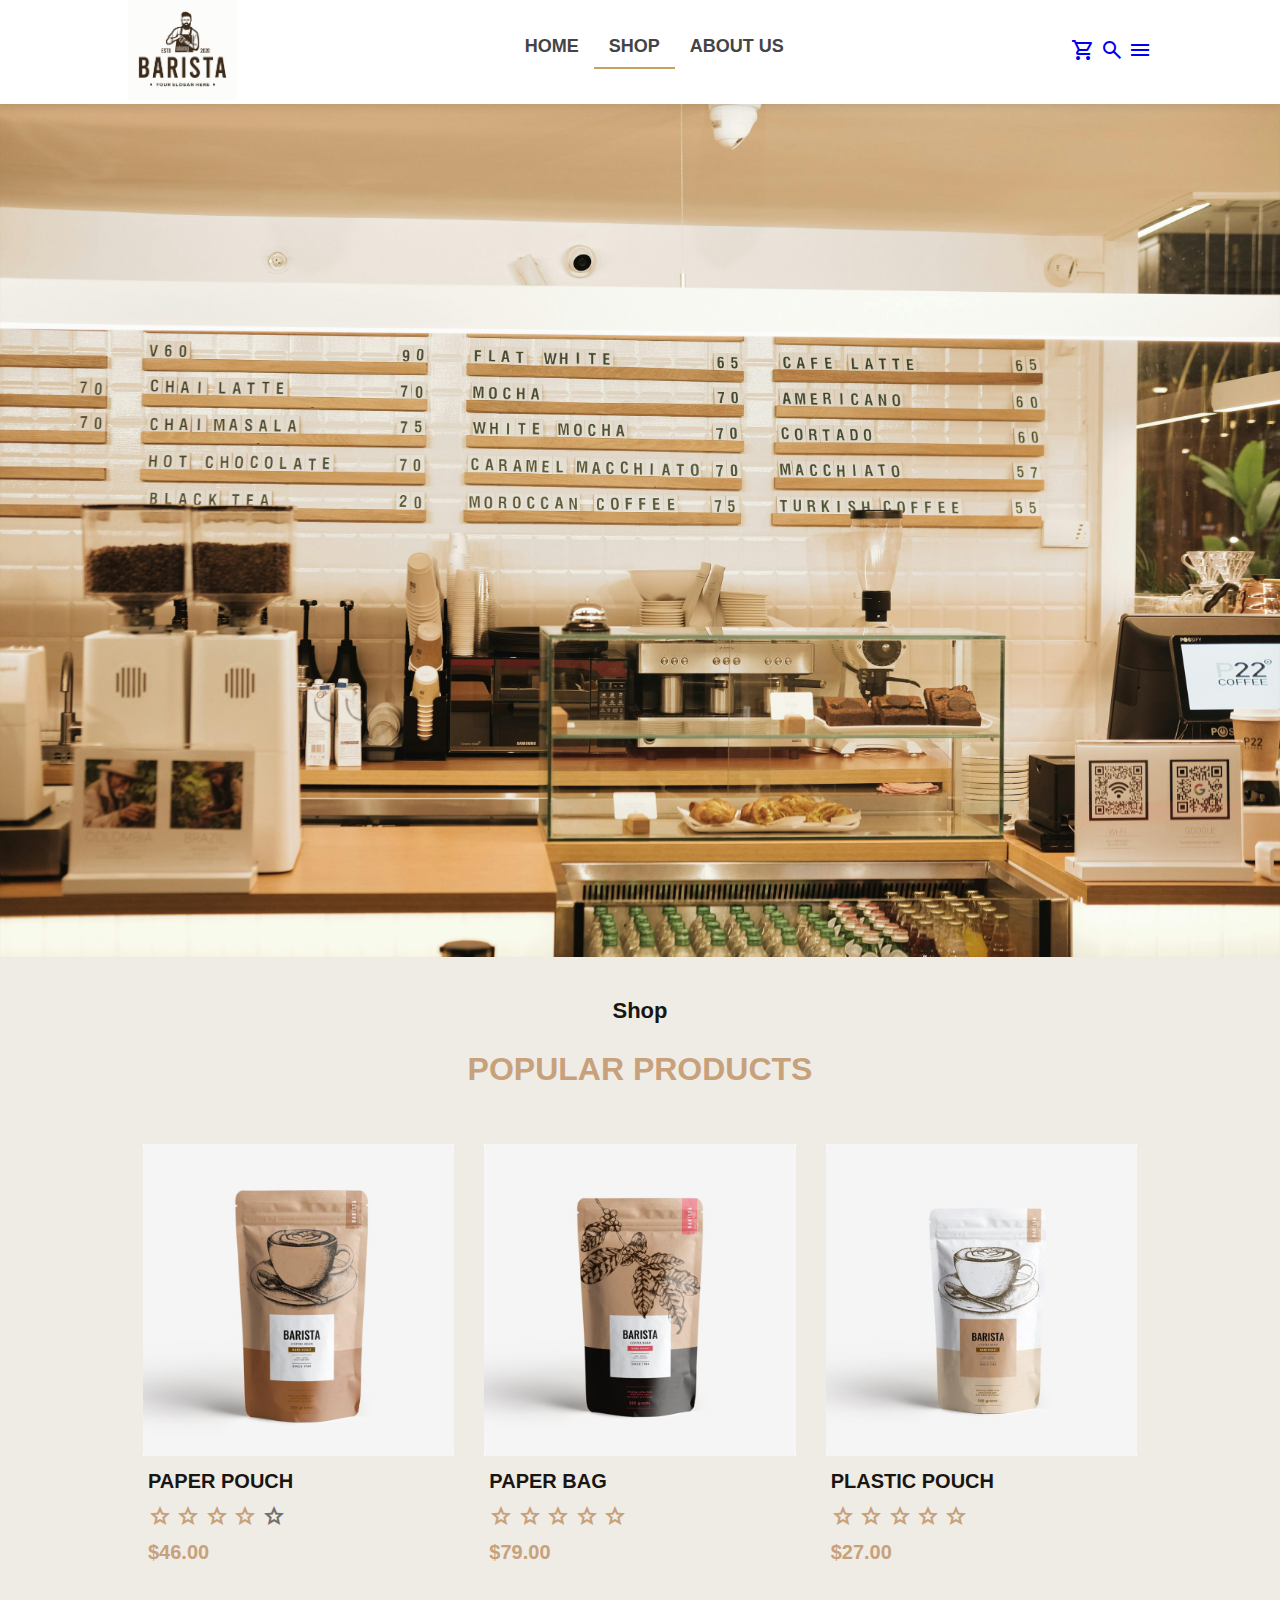
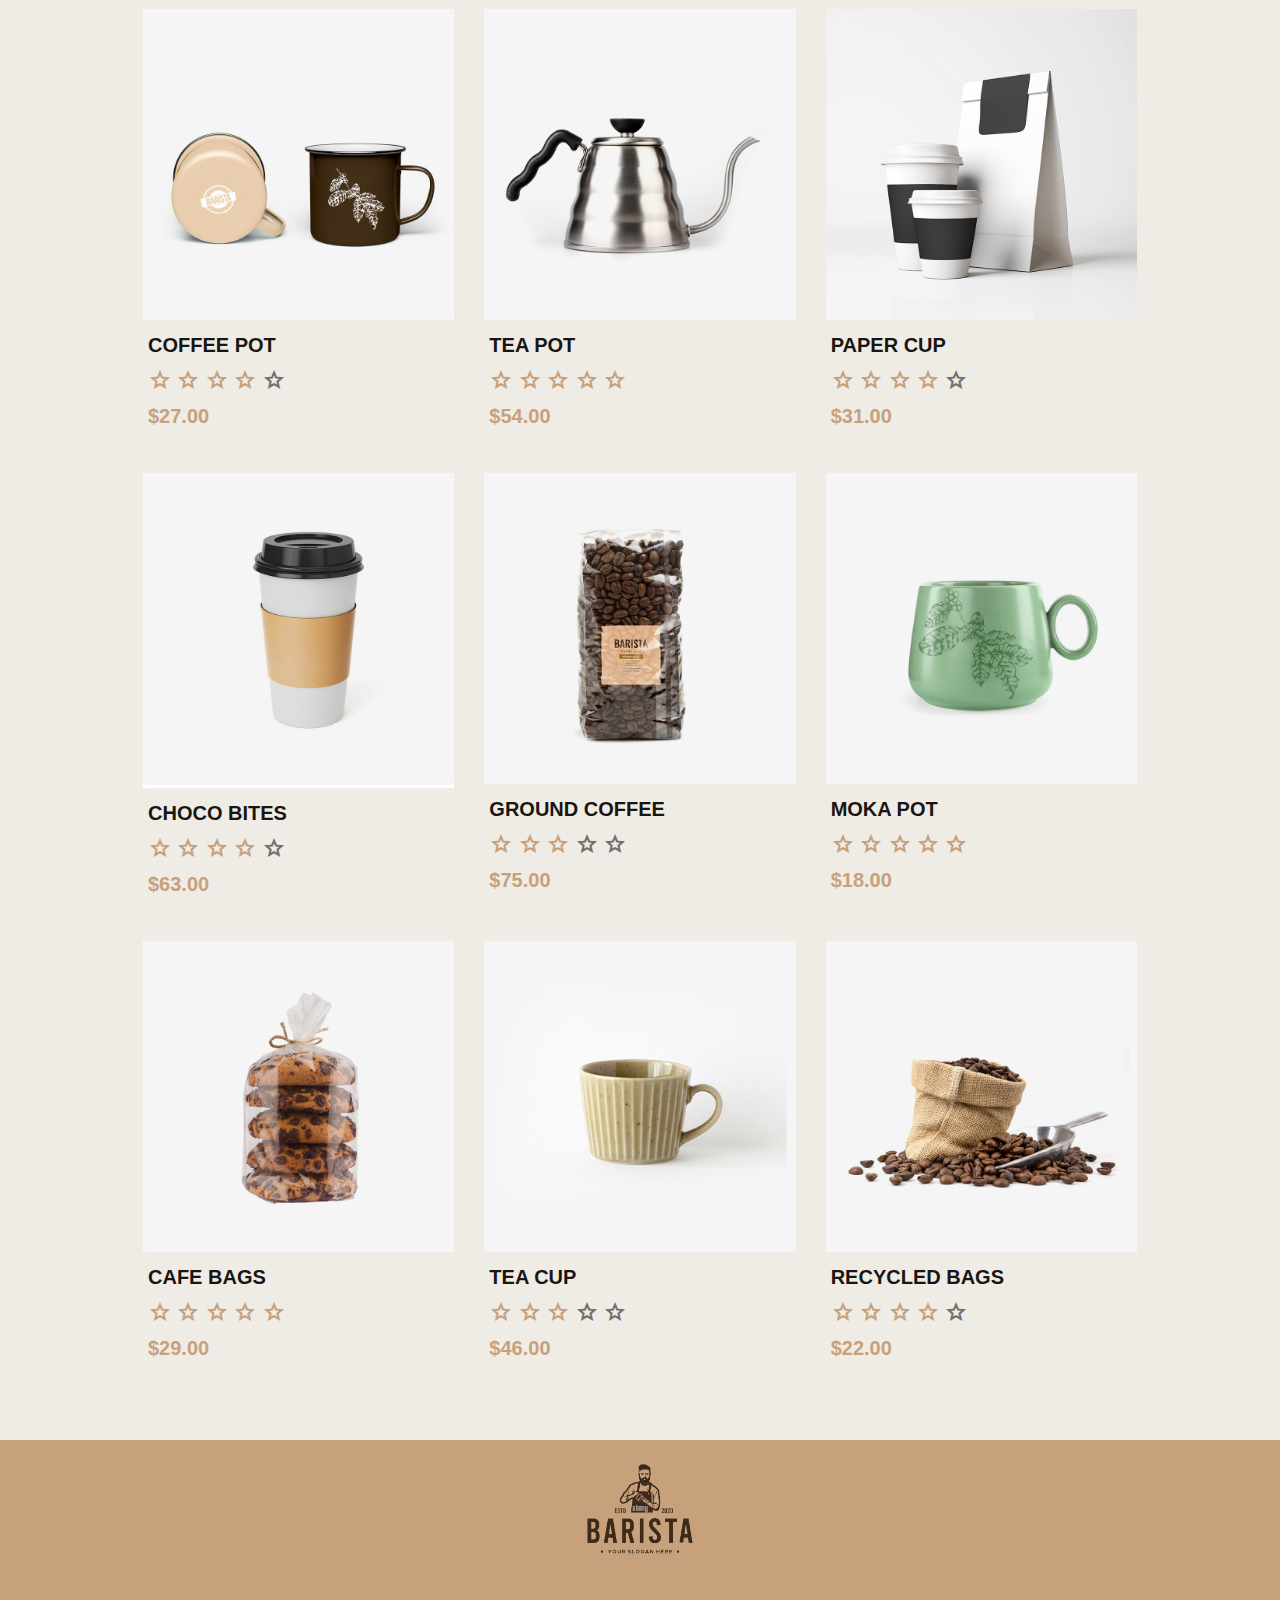
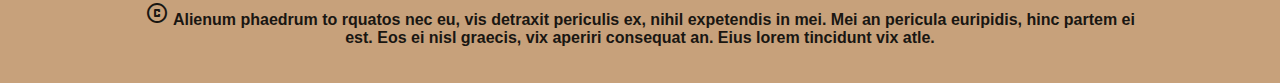
<file: index2.html>
<!doctype html>
<html>
<head>
<meta charset="utf-8">
<title>BARISTA</title>
<link rel="icon" href=" " type="image/x-icon">
<link rel="stylesheet" href="css/style.css">
<link rel="stylesheet" href="https://fonts.googleapis.com/css2?family=Material+Symbols+Outlined:opsz,wght,FILL,GRAD@24,400,0,0" />
<link rel="stylesheet" href="css/owl.carousel.css">
<link rel="stylesheet" href="css/owl.theme.default.css">
</head>
<body>
<nav>
		<div class="container">
			<a href="index2.html"><img src="image/logobarista.png" alt="" style="height: 100px"></a>	
		<div class="menu">
			<ul>
				<li><a href="index.html">HOME</a>		
				</li>
				<li><a href="index2.html" class="active">SHOP</a>
				</li>
				<li><a href="index3.html">ABOUT US</a>
				</li>
			</ul>
		</div>
		<div class="icon">
			<a href="#"><span class="material-symbols-outlined">shopping_cart</span></a>
			<a href="#"><span class="material-symbols-outlined">search</span></a>
			<a href="#"><span class="material-symbols-outlined">menu</span></a>
		</div>
		</div>
	</nav>
<div class="banner-caption">
	<img src="image/bannershop.jpg" alt="" class="img-100">
	</div>	
	<div class="container">
		<div class="row">
		<div class="col-12 text-center">
			<h3>Shop</h3>
			<h2><span class="text-yellow">POPULAR PRODUCTS</span></h2>
		</div>
		</div>
	<div class="row">
	<div class="col-4">
	<div class="card">
	<img src="image/product-image-1.jpg" alt="" class="img-100">	
		<h4>PAPER POUCH</h4>
		<p>
				<span class="material-symbols-outlined text-yellow">star</span>	<span class="material-symbols-outlined text-yellow">star</span>
						<span class="material-symbols-outlined text-yellow">star</span>	<span class="material-symbols-outlined text-yellow">star</span>	<span class="material-symbols-outlined ">star</span>
			<h4> <span class="text-yellow">$46.00</span></h4>
		</p>
	</div>	
	</div>	
	<div class="col-4">
	<div class="card">
	<img src="image/product-image-2.jpg" alt="" class="img-100">	
		<h4>PAPER BAG</h4>
		<p>
				<span class="material-symbols-outlined text-yellow">star</span>	<span class="material-symbols-outlined text-yellow">star</span>
						<span class="material-symbols-outlined text-yellow">star</span>	<span class="material-symbols-outlined text-yellow">star</span>	<span class="material-symbols-outlined text-yellow">star</span>
			<h4> <span class="text-yellow">$79.00</span></h4>
		</p>
	</div>	
	</div>	
	<div class="col-4">
	<div class="card">
	<img src="image/product-image-3.jpg" alt="" class="img-100">	
		<h4>PLASTIC POUCH</h4>
		<p>
				<span class="material-symbols-outlined text-yellow">star</span>	<span class="material-symbols-outlined text-yellow">star</span>
						<span class="material-symbols-outlined text-yellow">star</span>	<span class="material-symbols-outlined text-yellow">star</span>	<span class="material-symbols-outlined text-yellow">star</span>
			<h4> <span class="text-yellow">$27.00</span></h4>
		</p>
	</div>	
	</div>	
	<div class="col-4">
	<div class="card">
	<img src="image/product-image-4.jpg" alt="" class="img-100">	
		<h4>COFFEE POT</h4>
		<p>
				<span class="material-symbols-outlined text-yellow">star</span>	<span class="material-symbols-outlined text-yellow">star</span>
						<span class="material-symbols-outlined text-yellow">star</span>	<span class="material-symbols-outlined text-yellow">star</span>	<span class="material-symbols-outlined">star</span>
			<h4> <span class="text-yellow">$27.00</span></h4>
		</p>
	</div>	
	</div>	
	<div class="col-4">
	<div class="card">
	<img src="image/product-image-5.jpg" alt="" class="img-100">	
		<h4>TEA POT</h4>
		<p>
				<span class="material-symbols-outlined text-yellow">star</span>	<span class="material-symbols-outlined text-yellow">star</span>
						<span class="material-symbols-outlined text-yellow">star</span>	<span class="material-symbols-outlined text-yellow">star</span>	<span class="material-symbols-outlined text-yellow">star</span>
			<h4> <span class="text-yellow">$54.00</span></h4>
		</p>
	</div>
	</div>
	<div class="col-4">
	<div class="card">
	<img src="image/product-image-6.jpg" alt="" class="img-100">	
		<h4>PAPER CUP</h4>
		<p>
				<span class="material-symbols-outlined text-yellow">star</span>	<span class="material-symbols-outlined text-yellow">star</span>
						<span class="material-symbols-outlined text-yellow">star</span>	<span class="material-symbols-outlined text-yellow">star</span>	<span class="material-symbols-outlined">star</span>
			<h4> <span class="text-yellow">$31.00</span></h4>
		</p>
	</div>	
	</div>	
	<div class="col-4">
		<div class="card">
	<img src="image/product-image-7-1.jpg" alt="" class="img-100">	
		<h4>CHOCO BITES</h4>
		<p>
				<span class="material-symbols-outlined text-yellow">star</span>	<span class="material-symbols-outlined text-yellow">star</span>
						<span class="material-symbols-outlined text-yellow">star</span>	<span class="material-symbols-outlined text-yellow">star</span>	<span class="material-symbols-outlined">star</span>
			<h4> <span class="text-yellow">$63.00</span></h4>
		</p>
	</div>	
</div>	
	<div class="col-4">
		<div class="card">
	<img src="image/product-image-8-1.jpg" alt="" class="img-100">
		<h4>GROUND COFFEE</h4>
		<p>
				<span class="material-symbols-outlined text-yellow">star</span>	<span class="material-symbols-outlined text-yellow">star</span>
						<span class="material-symbols-outlined text-yellow">star</span>	<span class="material-symbols-outlined">star</span>	<span class="material-symbols-outlined">star</span>
			<h4> <span class="text-yellow">$75.00</span></h4>
		</p>
	</div>
</div>	
	<div class="col-4">
	<div class="card">
	<img src="image/product-image-9-1.jpg" alt="" class="img-100">	
		<h4>MOKA POT</h4>
		<p>
				<span class="material-symbols-outlined text-yellow">star</span>	<span class="material-symbols-outlined text-yellow">star</span>
						<span class="material-symbols-outlined text-yellow">star</span>	<span class="material-symbols-outlined text-yellow">star</span>	<span class="material-symbols-outlined text-yellow">star</span>
			<h4> <span class="text-yellow">$18.00</span></h4>
		</p>
	</div>
</div>
	<div class="col-4">
		<div class="card">
	<img src="image/product-image-10-1.jpg" alt="" class="img-100">	
		<h4>CAFE BAGS</h4>
		<p>
				<span class="material-symbols-outlined text-yellow">star</span>	<span class="material-symbols-outlined text-yellow">star</span>
						<span class="material-symbols-outlined text-yellow">star</span>	<span class="material-symbols-outlined text-yellow">star</span>	<span class="material-symbols-outlined text-yellow">star</span>
			<h4> <span class="text-yellow">$29.00</span></h4>
		</p>
	</div>
</div>	
	<div class="col-4">
	<div class="card">	
	<img src="image/product-image-11-1.jpg" alt="" class="img-100">	
		<h4>TEA CUP</h4>
		<p>
				<span class="material-symbols-outlined text-yellow">star</span>	<span class="material-symbols-outlined text-yellow">star</span>
						<span class="material-symbols-outlined text-yellow">star</span>	<span class="material-symbols-outlined">star</span>	<span class="material-symbols-outlined">star</span>
			<h4> <span class="text-yellow">$46.00</span></h4>
		</p>
	</div>	
	</div>
	<div class="col-4">
		<div class="card">
	<img src="image/product-image-12.jpg" alt="" class="img-100">	
		<h4>RECYCLED BAGS</h4>
		<p>
				<span class="material-symbols-outlined text-yellow">star</span>	<span class="material-symbols-outlined text-yellow">star</span>
						<span class="material-symbols-outlined text-yellow">star</span>	<span class="material-symbols-outlined text-yellow">star</span>	<span class="material-symbols-outlined">star</span>
			<h4> <span class="text-yellow">$22.00</span></h4>
		</p>
	</div>	
	</div>
	</div>
	</div>
<section id="footer">
		<div class="container" align="center">
			<img src="image/logobarista-tachnen.png" alt="" style="height:120px">
			<h5><span class="material-symbols-outlined">copyright</span> Alienum phaedrum to rquatos nec eu, vis detraxit periculis ex, nihil expetendis in mei. Mei an pericula euripidis, hinc partem ei est. Eos ei nisl graecis, vix aperiri consequat an. Eius lorem tincidunt vix atle.</h5>
		</div>
</section>
</body>
</html>
</file>
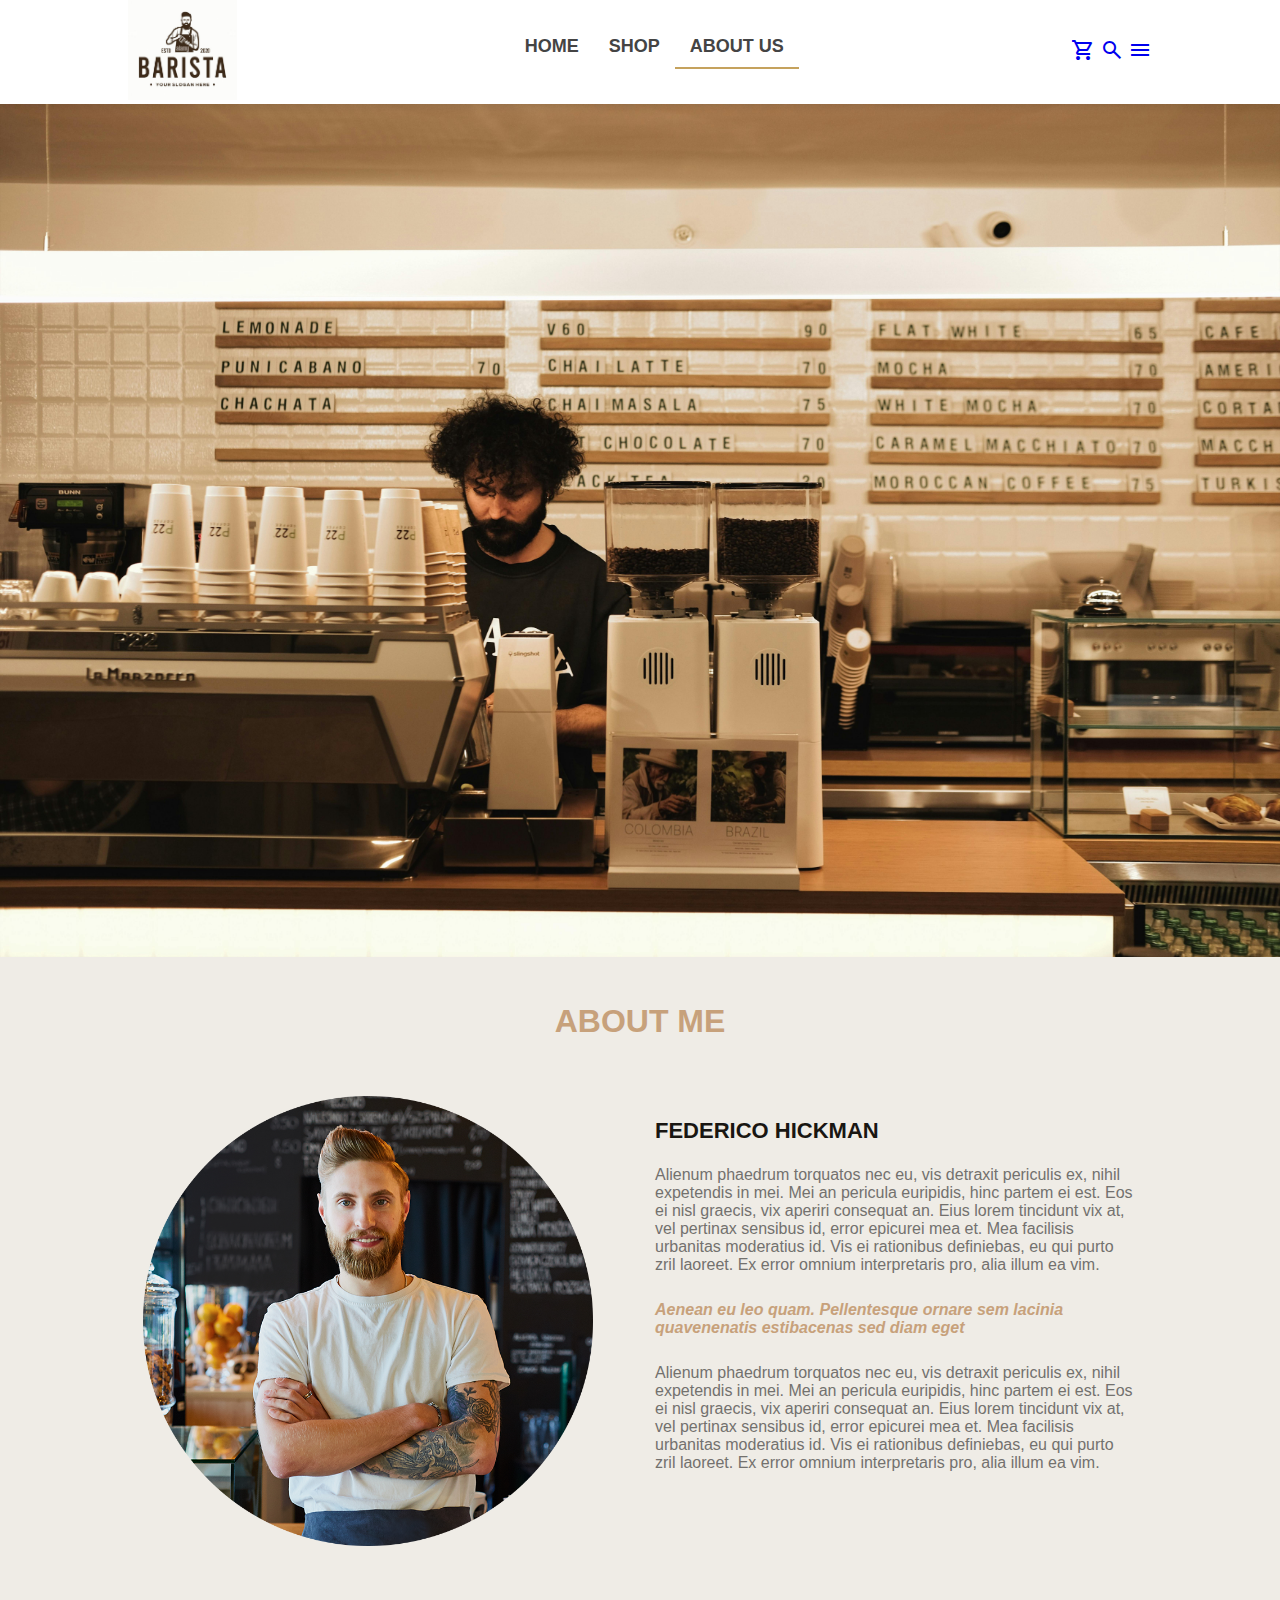
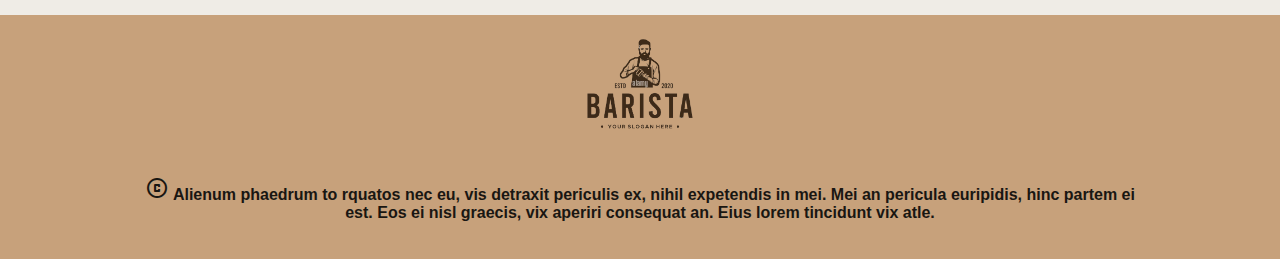
<file: index3.html>
<!doctype html>
<html>
<head>
<meta charset="UTF-8">
<title>BARISTA</title>
<link rel="icon" href=" " type="image/x-icon">
<link rel="stylesheet" href="css/style.css">
<link rel="stylesheet" href="https://fonts.googleapis.com/css2?family=Material+Symbols+Outlined:opsz,wght,FILL,GRAD@24,400,0,0" />
<link rel="stylesheet" href="css/owl.carousel.css">
<link rel="stylesheet" href="css/owl.theme.default.css">
</head>

<body>
<nav>
		<div class="container">
			<a href="index2.html"><img src="image/logobarista.png" alt="" style="height: 100px"></a>	
		<div class="menu">
			<ul>
				<li><a href="index.html">HOME</a>		
				</li>
				<li><a href="index2.html">SHOP</a>
				</li>
				<li><a href="index3.html" class="active">ABOUT US</a>
				</li>
			</ul>
		</div>
		<div class="icon">
			<a href="#"><span class="material-symbols-outlined">shopping_cart</span></a>
			<a href="#"><span class="material-symbols-outlined">search</span></a>
			<a href="#"><span class="material-symbols-outlined">menu</span></a>
		</div>
		</div>
	</nav>
	<div class="banner-caption">
	<img src="image/banner-aboutme.jpg" alt="" class="img-100">
	</div>	
	<div class="container">
		<div class="row">
		<div class="col-12 text-center">
			<h2><span class="text-yellow">ABOUT ME</span></h2>
		</div>
		</div>
	<div class="row">
	<div class="col-6">
		<img src="image/hinhtron.png" alt="" style="width: 450px">	
	</div>	
	<div class="col-6">
		<h3>FEDERICO HICKMAN</h3>
		<p>Alienum phaedrum torquatos nec eu, vis detraxit periculis ex, nihil expetendis in mei. Mei an pericula euripidis, hinc partem ei est. Eos ei nisl graecis, vix aperiri consequat an. Eius lorem tincidunt vix at, vel pertinax sensibus id, error epicurei mea et. Mea facilisis urbanitas moderatius id. Vis ei rationibus definiebas, eu qui purto zril laoreet. Ex error omnium interpretaris pro, alia illum ea vim.</p>
		<h5><span class="text-yellow"><em>Aenean eu leo quam. Pellentesque ornare sem lacinia quavenenatis estibacenas sed diam eget</em></span></h5>
		<p>Alienum phaedrum torquatos nec eu, vis detraxit periculis ex, nihil expetendis in mei. Mei an pericula euripidis, hinc partem ei est. Eos ei nisl graecis, vix aperiri consequat an. Eius lorem tincidunt vix at, vel pertinax sensibus id, error epicurei mea et. Mea facilisis urbanitas moderatius id. Vis ei rationibus definiebas, eu qui purto zril laoreet. Ex error omnium interpretaris pro, alia illum ea vim.</p>
	</div>	
	</div>
	</div>
	<section id="footer">
		<div class="container" align="center">
			<img src="image/logobarista-tachnen.png" alt="" style="height:120px">
			<h5><span class="material-symbols-outlined">copyright</span> Alienum phaedrum to rquatos nec eu, vis detraxit periculis ex, nihil expetendis in mei. Mei an pericula euripidis, hinc partem ei est. Eos ei nisl graecis, vix aperiri consequat an. Eius lorem tincidunt vix atle.</h5>
		</div>
</section>
</body>
</html>
</file>
<file: css/style.css>
@charset "utf-8";
/* CSS Document */
@import url('https://fonts.googleapis.com/css2?family=Cormorant+Garamond&display=swap');


body
{
	background-color:#efece6; /*màu nền trang web */
	color: #73716e;
	font-family: Gotham, 'Helvetica Neue', Helvetica, Arial, 'sans-serif';
	font-size: 16px;
	margin: 0;
}
h1{	font-size: 68px}
h2{	font-size: 32px}
h3{	font-size: 22px}
h4{ font-size: 20px}
h5{font-size: 16px}
h1,h2,h3,h4,h5
{
	font-family:Gotham, "Helvetica Neue", Helvetica, Arial, "sans-serif";
	color: #191612
}
.btn-primary{
	/*background-color:#ECECEC;*/
	color:#fff;
	padding: 15px 30px;
	border: none;
	border: 2px solid white;
	cursor: pointer;
	text-decoration: none;
	text-transform: uppercase;
	font-size: 15px;
}
.btn-primary:hover{background-color: #fff; transition: 0.5s; color: #000000}

* {box-sizing: border-box}
.col-1 { width: 8.333333%}
.col-2 { width: 16.66%}
.col-3 { width: 25%}
.col-4 { width: 33.33333%}
.col-5{ width: 41.66%}
.col-6 { width: 50%}
.col-7 { width: 58.33%}
.col-8 { width: 66.66%}
.col-9 { width: 75%}
.col-10{ width: 83.33%}
.col-11{ width: 91.66%}
.col-12 { width: 100%}
.container { width: 80%; margin: auto}
[class*="col-"]
{
/*	border: 1px solid red;*/
	padding:15px
}

.img-100 { width: 100%; height: auto}
.row { display: flex; flex-wrap: wrap}
nav
{
	background: white;
	/*position: fixed;
	width: 100%;*/
	box-shadow: 0 3px 8px rgb(0,0,0,0.1);
	z-index: 999;
	position: relative
}
nav .container
{
	display: flex;
	justify-content: space-between;
	align-items: center;
}
/*nav a.logo img{width: 150px; height: auto}*/

nav .menu ul
{
	margin: 0;
	padding: 0;
	list-style: none;
	display: flex;
	margin-bottom: 10px;
	
}
nav .menu ul li{position: relative}
nav .menu ul li a 
{
	color:#444;
	text-decoration: none;
	padding: 10px 15px;
	text-transform: uppercase;
	display: block;
	font-size: 18px;
	font-weight: bold
}
nav .menu ul li a:hover
{
	color: #B4BB6B;
	border-bottom: #C5A25D 2px double;
}
nav .menu ul li a.active
{
	border-bottom: #C5A25D 2px double;
}
nav .menu ul ul
{
	display: block;
	background: lightblue;
	position: absolute;
	left: 0px;
	top: 100%;
	width: 200px;
	visibility: hidden;
	opacity: 0;
	z-index: 9999;
	transform: rotateX(-90deg);
	transform-origin: left top;
	transition: all 0.5s;
}
nav .menu ul li:hover >ul
{
	top: 100%;
	left: 0;
	visibility: visible;
	opacity: 1;
	transform: rotateX(0deg);
}
nav .menu ul ul a
{
	display: block
}
#banner .item
{
	position: relative
}
#banner .item .banner-caption
{
	position: absolute;
	/*border: 5px solid red;*/
	width: 100%;
	left: 0;
	top: 35%;
	color: #FFF;
	text-align: center
}
#banner .item .banner-caption h1{color: #fff}
.text-center{ text-align: center}
.text-yellow{ color:#c7a17b}
.card h1, .card h3,.card p, .card h4{padding-top:5px; margin:5px}
.card { position: relative}
.card button
{
	position: absolute;
	top: 60%; left: 35%;
	opacity: 0; visibility: hidden;
	transition: all 1s
}
.card:hover> button
{
	top: 50%;
	opacity: 1; visibility: visible;
}
.card .icon{
	position: absolute;
	width: 80px;
	right: 15px; top: 25%;
	opacity: 0;
	visibility: hidden;
	transition: all 0.5s
}
.card .icon a{
	padding: 10px;
	display: block;
	color: #000;	
	transition: all 0.5s;
	margin-bottom: 10px
}
.card .icon a:hover{ background: #475A0B; color: #fff}
.card:hover> .icon{	opacity: 1;
	visibility:visible}
#footer
{
	background-color:#c7a17b;
	color:#FEFEFE;
	background-repeat: no-repeat;
	padding:10px;
	text-align: center
}
section{ margin: 50px 0 0 0; padding: 0 0}
</file>
